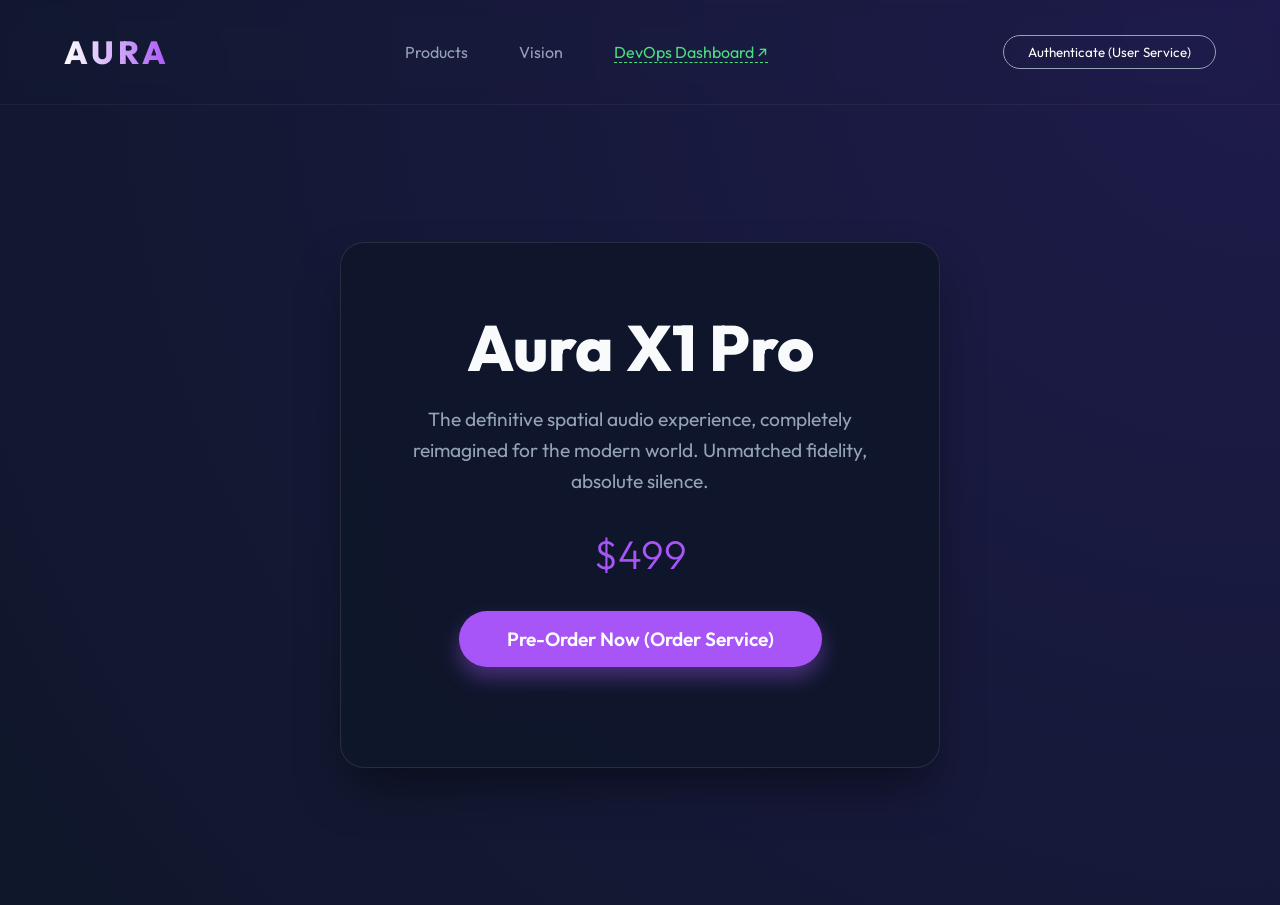
<file: frontend/store.html>
<!DOCTYPE html>
<html lang="en">
<head>
    <meta charset="UTF-8">
    <meta name="viewport" content="width=device-width, initial-scale=1.0">
    <title>Aura Tech - Premium Experience</title>
    <link href="https://fonts.googleapis.com/css2?family=Outfit:wght@300;400;600;800&display=swap" rel="stylesheet">
    <link rel="stylesheet" href="store.css">
</head>
<body>
    <div id="connection-error" class="error-banner">Critical Infrastructure Disconnected - Checkout Temporarily Disabled</div>
    
    <nav class="navbar">
        <div class="logo">AURA</div>
        <div class="nav-links">
            <a href="#">Products</a>
            <a href="#">Vision</a>
            <a href="index.html" class="dev-link" target="_blank">DevOps Dashboard ↗</a>
        </div>
        <button id="login-btn" class="outline-btn">Authenticate (User Service)</button>
    </nav>

    <main class="hero">
        <div class="glass-card">
            <h1>Aura X1 Pro</h1>
            <p>The definitive spatial audio experience, completely reimagined for the modern world. Unmatched fidelity, absolute silence.</p>
            <div class="price">$499</div>
            <button id="checkout-btn" class="primary-btn">Pre-Order Now (Order Service)</button>
            <div id="checkout-status" class="status-msg"></div>
        </div>
    </main>

    <script src="store.js?v=2"></script>
</body>
</html>
</file>
<file: frontend/store.css>
:root {
    --brand: #a855f7;
    --brand-glow: rgba(168, 85, 247, 0.4);
    --bg-dark: #0f172a;
    --text-main: #f8fafc;
    --text-muted: #94a3b8;
}

* {
    margin: 0;
    padding: 0;
    box-sizing: border-box;
    font-family: 'Outfit', sans-serif;
}

body {
    background: radial-gradient(circle at top right, #1e1b4b, var(--bg-dark));
    color: var(--text-main);
    min-height: 100vh;
    overflow: hidden;
}

.error-banner {
    background: #ef4444;
    color: white;
    text-align: center;
    padding: 0.75rem;
    font-weight: 600;
    letter-spacing: 1px;
    display: none;
    animation: flash 1s infinite alternate;
}

@keyframes flash {
    0% { background: #ef4444; }
    100% { background: #b91c1c; }
}

.navbar {
    display: flex;
    justify-content: space-between;
    align-items: center;
    padding: 2rem 5%;
    backdrop-filter: blur(10px);
    border-bottom: 1px solid rgba(255,255,255,0.05);
}

.logo {
    font-size: 2rem;
    font-weight: 800;
    letter-spacing: 4px;
    background: linear-gradient(90deg, #fff, var(--brand));
    -webkit-background-clip: text;
    color: transparent;
}

.nav-links a {
    color: var(--text-muted);
    text-decoration: none;
    margin: 0 1.5rem;
    transition: 0.3s;
    font-weight: 400;
}

.nav-links a:hover {
    color: white;
}

.dev-link {
    color: #4ade80 !important;
    border-bottom: 1px dashed #4ade80;
}

.outline-btn {
    background: transparent;
    border: 1px solid var(--text-muted);
    color: white;
    padding: 0.5rem 1.5rem;
    border-radius: 50px;
    cursor: pointer;
    transition: 0.3s;
}

.outline-btn:hover {
    border-color: white;
    background: rgba(255,255,255,0.1);
}

.hero {
    height: calc(100vh - 100px);
    display: flex;
    align-items: center;
    justify-content: center;
    background: url('https://images.unsplash.com/photo-1542291026-7eec264c27ff?auto=format&fit=crop&q=80') no-repeat center center/cover;
}

.glass-card {
    background: rgba(15, 23, 42, 0.85);
    backdrop-filter: blur(20px);
    padding: 4rem;
    border-radius: 24px;
    border: 1px solid rgba(255,255,255,0.1);
    box-shadow: 0 25px 50px -12px rgba(0,0,0,0.5);
    max-width: 600px;
    text-align: center;
}

.glass-card h1 {
    font-size: 4rem;
    margin-bottom: 1rem;
    font-weight: 800;
}

.glass-card p {
    color: var(--text-muted);
    font-size: 1.2rem;
    line-height: 1.6;
    margin-bottom: 2rem;
}

.price {
    font-size: 2.5rem;
    font-weight: 300;
    margin-bottom: 2rem;
    color: var(--brand);
}

.primary-btn {
    background: var(--brand);
    color: white;
    border: none;
    padding: 1rem 3rem;
    font-size: 1.2rem;
    font-weight: 600;
    border-radius: 50px;
    cursor: pointer;
    box-shadow: 0 10px 20px var(--brand-glow);
    transition: all 0.3s cubic-bezier(0.4, 0, 0.2, 1);
}

.primary-btn:hover {
    transform: translateY(-2px);
    box-shadow: 0 15px 30px var(--brand-glow);
    background: #c084fc;
}

.primary-btn:active {
    transform: translateY(0);
}

.status-msg {
    margin-top: 1rem;
    height: 20px;
    font-weight: 600;
    color: #4ade80;
}
</file>
